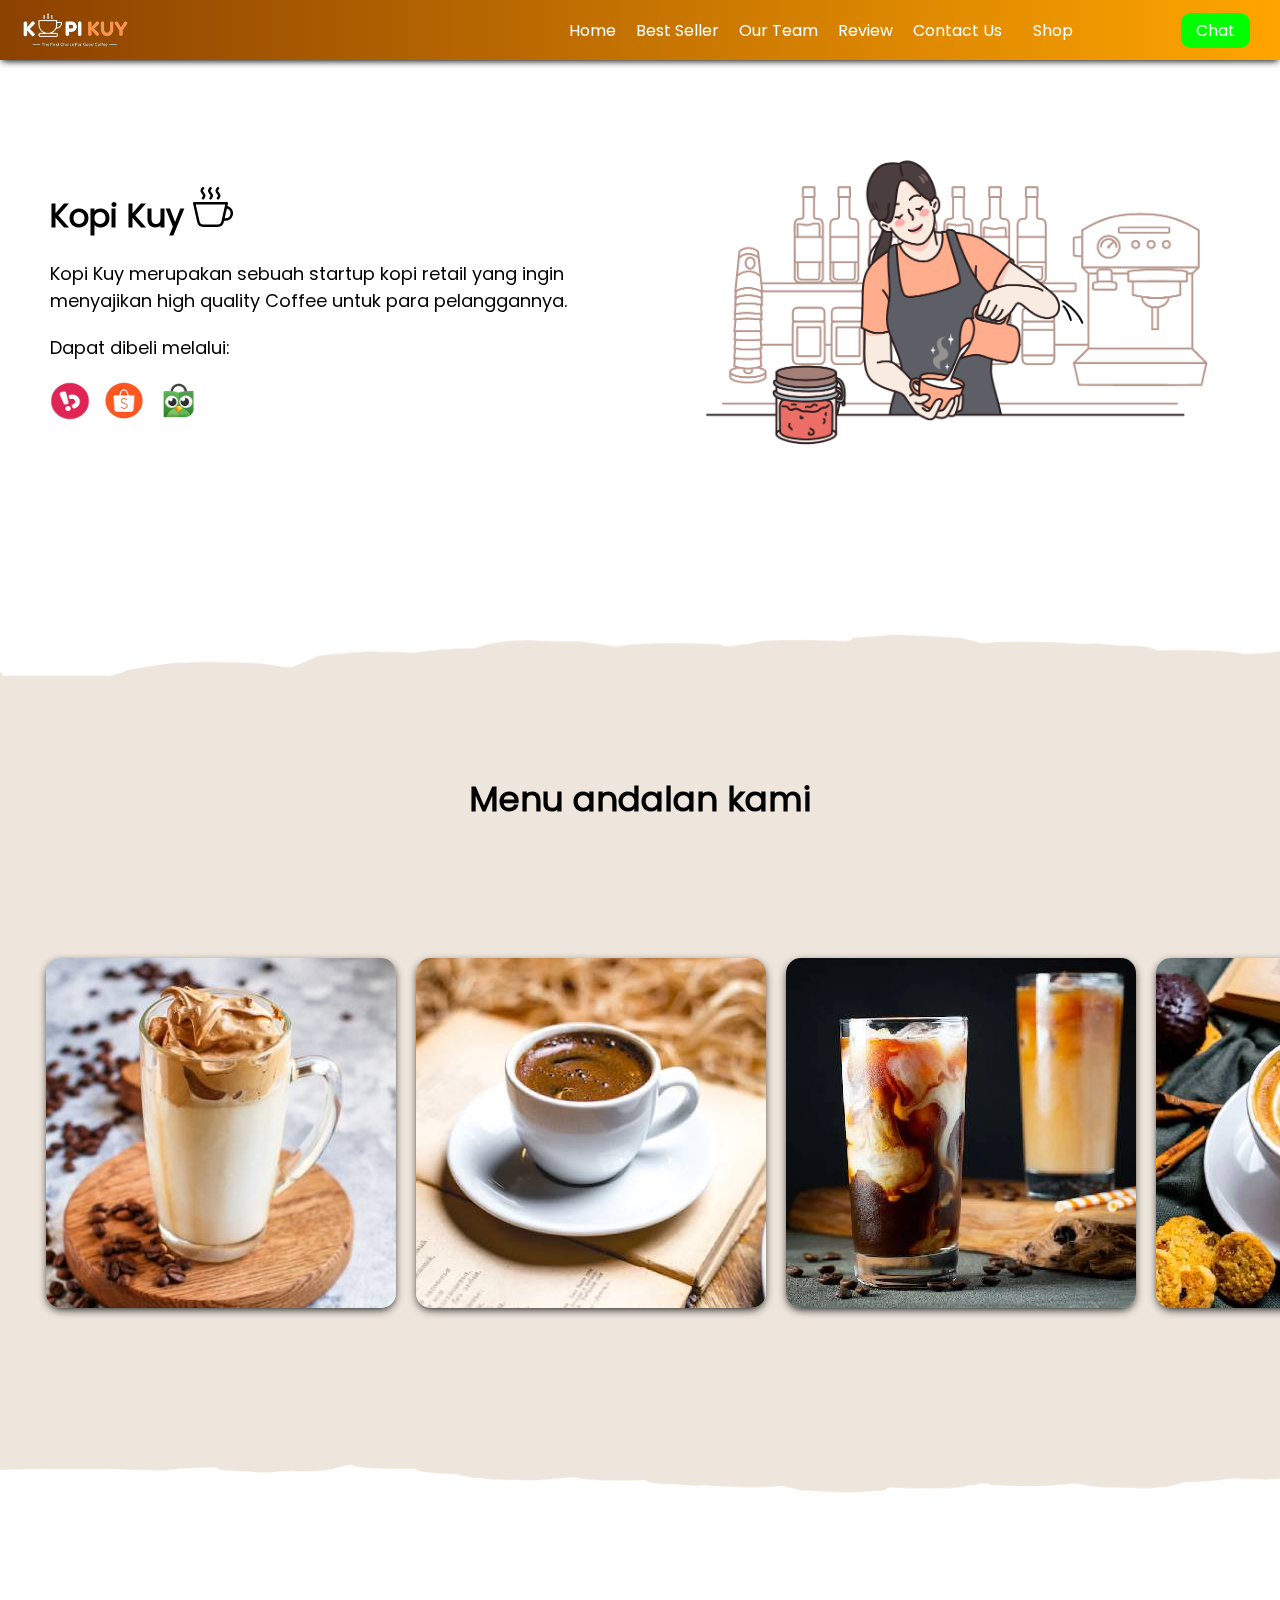
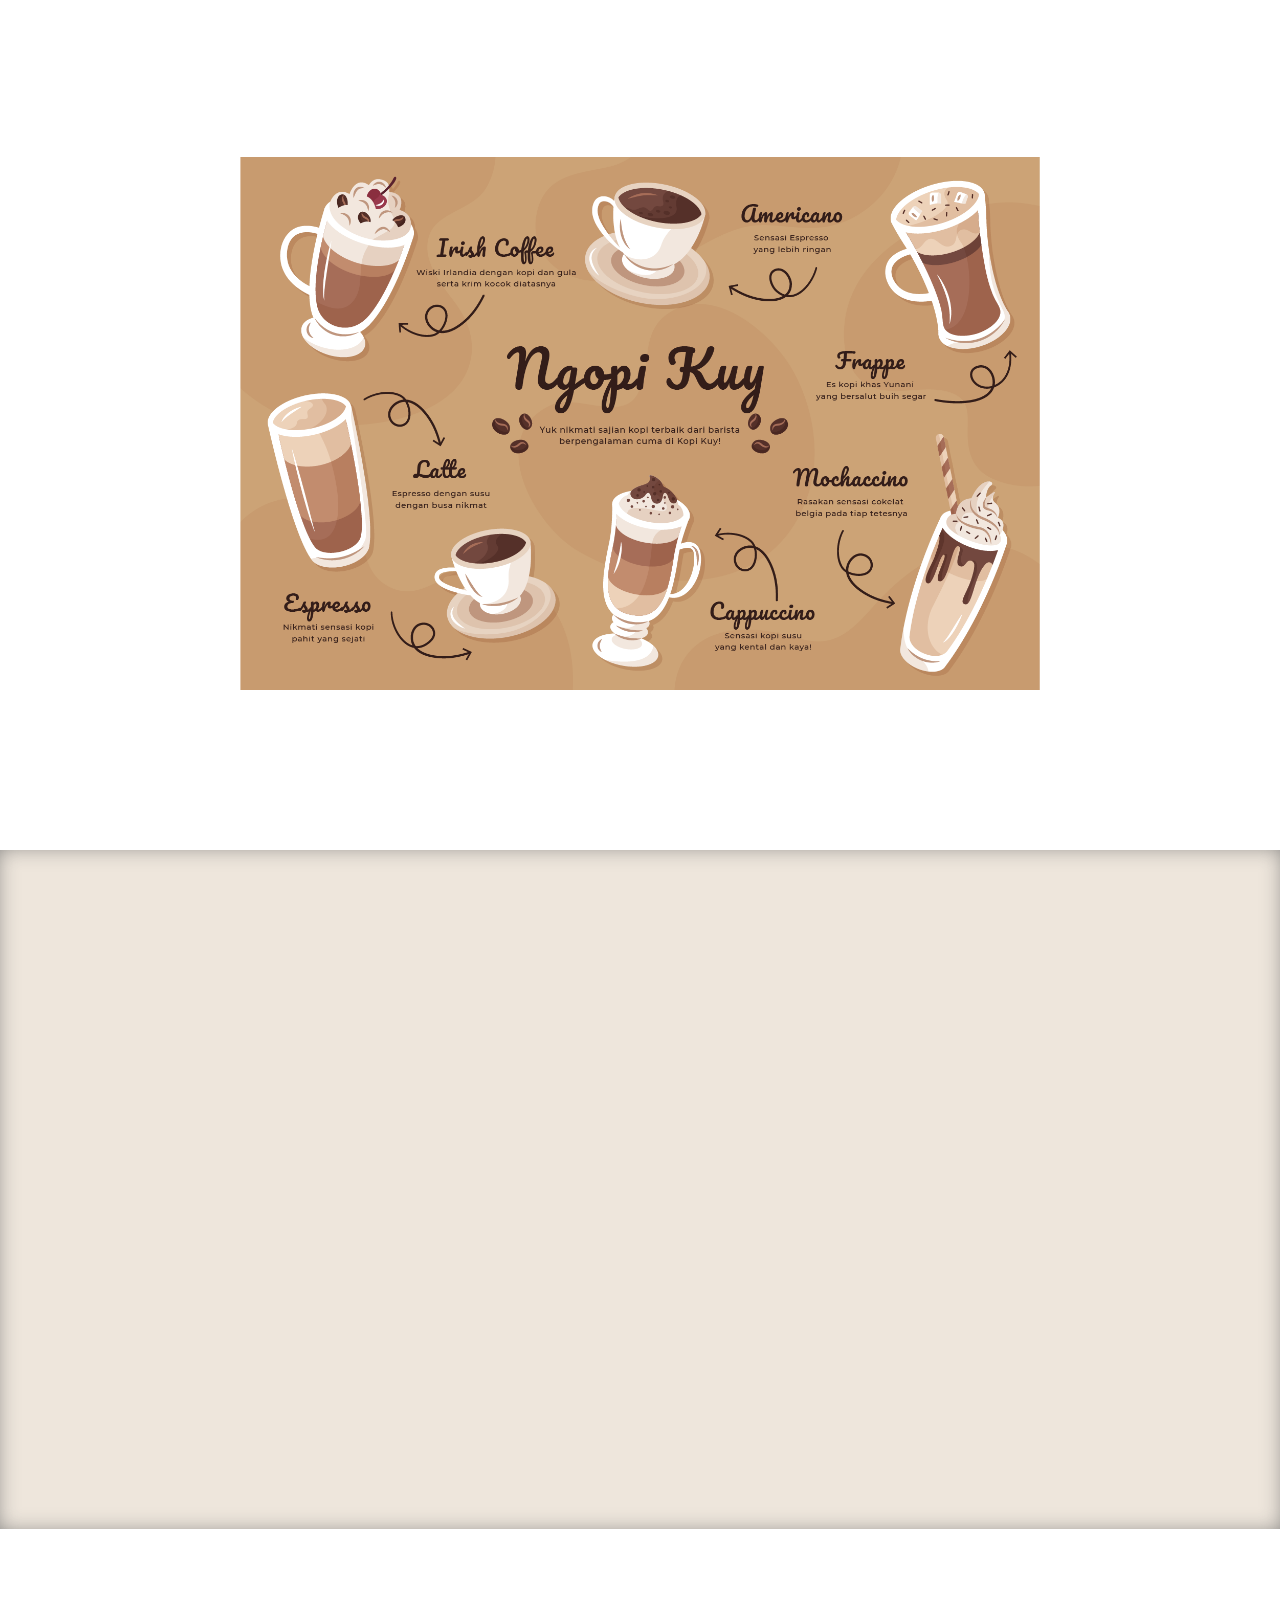
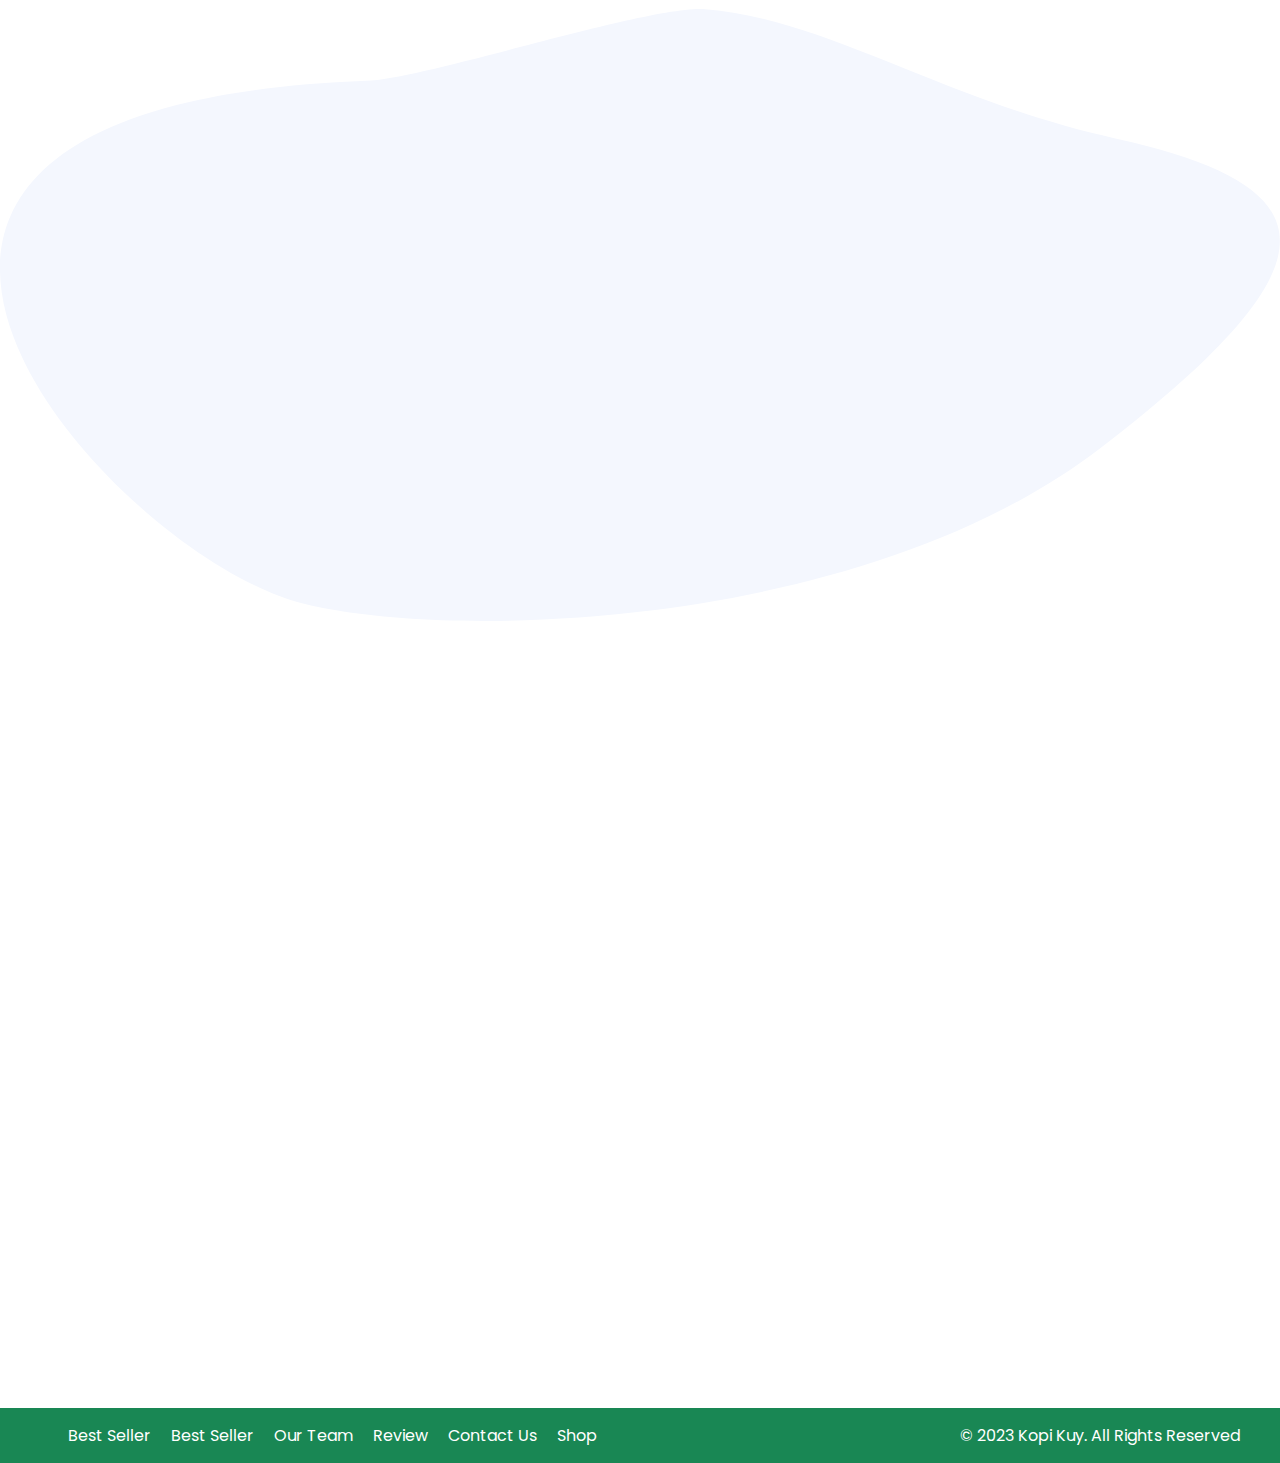
<file: index.html>
<!DOCTYPE html>
<html lang="id">
  <head>
    <meta charset="UTF-8" />
    <meta http-equiv="X-UA-Compatible" content="IE=edge" />
    <meta name="viewport" content="width=device-width, initial-scale=1.0" />
    <link rel="shortcut icon" href="images/favicon.ico" type="image/x-icon" />
    <title>Website Kopi Kuy</title>
    <link rel="stylesheet" href="css/style.css" />
    <link rel="stylesheet" href="https://unpkg.com/aos@next/dist/aos.css" />
  </head>

  <body>
    <nav>
      <img class="logo" src="images/logo/logo_kuy.png" />
      <div class="navigasi">
        <a href="#hero">Home</a>
        <a href="#best-seller">Best Seller</a>
        <a href="#our-team">Our Team</a>
        <a href="#review">Review</a>
        <a href="#contact-us">Contact Us</a>
      </div>
      <a class="shop" href="produk.html">Shop</a>
      <a
        class="chat"
        href="https://wa.me/628123456?text=Saya ingin bertanya"
        target="_blank"
        >Chat</a
      >
    </nav>

    <!-- Pop up-->


    <!-- Tulis Kode HTML / <header> Setelah baris di bawah ini (baris 28) -->

    <header class="hero" id="hero">
      <div class="kiri">
        <h1 data-aos="fade-up">Kopi Kuy <img src="/images/icon/icon_kopi.svg" alt="" /></h1>
        <p data-aos="fade-up">
          Kopi Kuy merupakan sebuah startup kopi retail yang ingin menyajikan
          high quality Coffee untuk para pelanggannya.
        </p>
        <p data-aos="fade-up">Dapat dibeli melalui:</p>
        <div class="olshop" data-aos="fade-up">
          <img src="images/logo/logo_bukalapak.png" alt="" />
          <img src="images/logo/logo_shopee.png" alt="" />
          <img src="images/logo/logo_tokopedia.png" alt="" />
        </div>
      </div>
      <div class="kanan">
        <img src="images/header/header1.png" alt="" />
      </div>
    </header>



    <section class="best-seller" id="best-seller">
        <h2 data-aos="fade-up">Menu andalan kami</h2>
        <p data-aos="fade-up">Nikmati menu andalan yang menjadi favorit customer Kami</p>
      </div>
      <div class="produk">
        <img src="images/produk/product_capuchino.jpg" alt="" />
        <img src="images/produk/product_espresso.jpg" alt="" />
        <img src="images/produk/product_kopi_susu.jpg" alt="" />
        <img src="images/produk/product_latte.jpg" alt="" />
      </div>
    </section>
    <section class="about-us" id="about-us" >
      <h1 data-aos="fade-up">Gak Ngopi Gak Kuy!</h1>
      <p data-aos="fade-up">
        Didirikan pada 2017, Kopi Kuy merupakan sebuah startup kopi retail yang
        ingin menyajikan kopi dengan kualitas tinggi untuk para pelanggannya.
        Nama Kuy yang diambil dari "yuk" yang merupakan harapan kami untuk
        mengajak semua yang terlibat dalam bisnis kami untuk bersama-sama
        menikmati sajian kopi yang berkualitas.
      </p>
      <img src="images/about-us/aset_kopi_jumbo.png" alt="" />
    </section>
    <section class="our-team" id="our-team">
      <h2 data-aos="fade-up">Our Team</h2>
      <p data-aos="fade-up">
        Kami berinvestasi dalam rasa - mulai dari pemilihan biji, metode
        pemanggangan, hingga barista dengan sertifikat internasional.
      </p>
      <div class="team" data-aos="fade-up">
        <img src="images/team/team1.jpg" />
        <h3>Riki Steven</h3>
        <p>Founder Kopi Kuy</p>
      </div>
      <div class="team" data-aos="fade-up">
        <img src="images/team/team2.jpg" />
        <h3>Andi Asraf</h3>
        <p>Head of Marketing</p>
      </div>
      <div class="team" data-aos="fade-up">
        <img src="images/team/team3.jpg" />
        <h3>Angelina Felly</h3>
        <p>Barista</p>
      </div>
      <div class="team" data-aos="fade-up">
        <img src="images/team/team4.jpg" />
        <h3>Sarah Chou</h3>
        <p>Barista</p>
      </div>
    </section>

    <section class="review" id="review">
      <h2 data-aos="fade-up">Apa Kata Mereka?</h2>

      <p data-aos="fade-up">
        Kami berikan fakta dan data, karena kepuasan konsumen selalu nomor 1
        untuk kami.
      </p>

      <div class="testimoni" data-aos="fade-up">
        <img src="images/customer/customer1.jpg" />
        <div class="profile">
          <h3>Benny Oktavian</h3>
          <p>Mahasiswa</p>
        </div>
        <p>
          "Perdana kesini langsung merasa cocok dari segi tempat dan rasa.
          Baristanya ramah dan pelayanannya maksimal, tidak sungkan bertanya
          keinginan pengunjung."
        </p>
      </div>

      <div class="testimoni" data-aos="fade-up">
        <img src="images/customer/customer2.jpg" />
        <div class="profile">
          <h3>Rena Oktaviana</h3>
          <p>Karyawan Swasta</p>
        </div>
        <p>
          "Asik buat santai sm tmn2, tempatnya nyaman dan yg bikin seru banyak
          game2nya yg bs dimainkan bareng tmn2 atau saudara, menunya enak2,
          pokoknya recomend banget deh tempatnya wajib coba guys!!! Pelayanannya
          ramah banget 🤗."
        </p>
      </div>

      <div class="testimoni" data-aos="fade-up">
        <img src="images/customer/customer3.jpg" />
        <div class="profile">
          <h3>Bagas Renaldo</h3>
          <p>Dosen</p>
        </div>
        <p>
          "Tempat nya nyaman sekali pasti kalo kalian dateng betah ... selain
          tempat yang nyaman lalu pelayanan nya good banget... dan kalian yang
          datang ke kopi kuy jangan lewatkan permainan yang disediakan oleh kopi
          kuy , banyak banget game nya!"
        </p>
      </div>
    </section>

    <section class="contact-us" id="contact-us">
      <iframe
        src="https://www.google.com/maps/embed?pb=!1m14!1m8!1m3!1d7932.741866032694!2d106.668581!3d-6.214715!3m2!1i1024!2i768!4f13.1!3m3!1m2!1s0x2e69f9912c7f297b%3A0xe5a3a671dae861ab!2sKopi%20kuy!5e0!3m2!1sid!2sid!4v1680617229460!5m2!1sid!2sid"
        allowfullscreen=""
        loading="lazy"
        referrerpolicy="no-referrer-when-downgrade"
      ></iframe>
      <div class="kontak" data-aos="fade-up">
        <img src="images/icon/icon_phone.png" alt="" />
        <p>Telp: +62 (812) 9046 5034</p>
      </div>
      <div class="kontak" data-aos="fade-up">
        <img src="images/icon/icon_mail.png" alt="" />
        <p>Email: hello@kopikuy.com</p>
      </div>
      <div class="kontak" data-aos="fade-up">
        <img src="images/icon/icon_instagram.png" alt="" />
        <p>Instagram: @kopi.kuy</p>
      </div>
    </section>

    <footer>
      <div class="navigasi">
        <a href="#header">Best Seller</a>
        <a href="#best-seller">Best Seller</a>
        <a href="#our-team">Our Team</a>
        <a href="#review">Review</a>
        <a href="#contact-us">Contact Us</a>
        <a href="produk.html">Shop</a>
      </div>
      <p>© 2023 Kopi Kuy. All Rights Reserved</p>
    </footer>

    <!--
        Kode HTML tidak boleh lewat dari batas ini
        Pastikan setiap section di tutup
        misalnya kode <section class="best-seller"> harus ada
        di bawah kode </header> (perhatikan ada garis miringnya
        dan setiap section harus setelah kode </section>
        jangan menulis <section> di dalam <section>
    -->
    <script src="https://unpkg.com/aos@next/dist/aos.js"></script>
    <script>
      AOS.init();
    </script>
    <script> // JavaScript
      var popup = document.getElementById("customerServicePopup");
      var span = document.getElementsByClassName("close")[0];
      
      span.onclick = function() {
        popup.style.display = "none";
      }
      
      window.onclick = function(event) {
        if (event.target == popup) {
          popup.style.display = "none";
        }
      }
      </script>
  </body>
</html>
</file>
<file: css/style.css>
/* Kode * di bawah ini untuk mereset tampilan setiap web browser supaya seragam */

* {
  box-sizing: border-box;
  margin: 0;
  padding: 0;
}

html {
  /* scroll-behavior: smooth agar scroll ketika klik pada navigasi menjadi halus */
  scroll-behavior: smooth;
}

/* 
Kode di bawah ini untuk mengatur nav sampai footer agar memiliki tampilan flexibel
selengkapnya akan di bahas di hari ke 3
*/

nav,
header,
section,
footer {
  /* 
      display: flex memiliki pengaturan yang dapat mengatur agar elemen
      di dalamnya memiliki ukuran yang fleksibel
      digunakan saat ada elemen yang isinya lebih dari satu kolom
   */
  display: flex;
  /* 
      align-items: center mengatur elemen di dalamnya rata tengah vertikal
   */
  align-items: center;

  /* 
      justify-content: center mengatur elemen di dalamnya rata tengah horizontal
   */
  justify-content: center;

  /* 
      flex-wrap: wrap mengatur agar jika lebar elemen berlebih, maka elemen
      akan otomatis diletakan di baris baru (tidak dipaksakan di satu baris)
   */
  flex-wrap: wrap;
}

/* 
Kode @font-face untuk menginstall font ke dalam Website 
src adalah untuk lokasi fontnya, font dapat di cari di website https://fonts.google.com/
dengan memberi nama family, maka kita mendaftarkan font tersebut ke dalam website
*/

@font-face {
  src: url(../fonts/poppins.woff2);
  font-family: "Poppins";
}

body {
  /* 
   mendaftarkan semua teks pada body menjadi family Poppins 
   kenapa pada body? karena elemen body membungkus semua elemen dari nav section sampai footer
   */
  font-family: "Poppins";
}

/*
Misalnya ada font dari google yang bernama Irish Grover yang berada di:
https://fonts.gstatic.com/s/irishgrover/v23/buExpoi6YtLz2QW7LA4flVgv__RP.woff2

maka bisa coba copy kode berikut untuk menginstall font tadi:

@font-face {
  font-family: 'Irish Grover';
  font-style: normal;
  font-weight: 400;
  src: url(https://fonts.gstatic.com/s/irishgrover/v23/buExpoi6YtLz2QW7LA4flVgv__RP.woff2) format('woff2');
}

Jika kode di atas sudah di copy
Nanti pada element yang ingin menggunakan font Irish Grover Tadi, tinggal diganti font-familynya
misal mau mengganti h1 dan h2 maka kodenya sebagai berikut:

h1,h2 {
   font-family: 'Irish Grover';
}

*/

a {
  /* menghilangkan garis bawah pada link */
  text-decoration: none;

  /* 
   color: adalah untuk mengganti warna tulisan.
   color:unset digunakan pada a untuk menghilangkan warna bawaan pada link (biasanya warna biru) 
   */
  color: unset;
}

h2 {
  /* mengatur ukuran huruf ke 34 pixel */
  font-size: 34px;
}

h3 {
  /* mengatur ukuran huruf ke 1.2rem */
  font-size: 1.2rem;
}

h1,
h2,
h3 {
  /* mengatur tebal huruf bisa bold, normal*/
  font-weight: bold;
}

img {
  /* 
      kode max-width artinya lebar maksimal
      mengatur agar semua elemen img memiliki lebar maksimal 100% agar
      besar gambar tidak melebihi layar ataupun elemen pembungkus
   */
  max-width: 100%;
}

/* Navigasi */

nav {
  /* 
   background-color mengatur warna latar belakang 
   untuk pengguna hp, pergantian warna tidak bisa seperti vs code
   hanya dapat menggunakan warna bahasa inggris seperti: red, green, brown, purple dsb
   untuk pengguna vscode silahkan arahkan mouse ke kotak warna di bawah
   untuk mengganti warna sesuai keinginan
   */
  background: linear-gradient(to right, rgb(139, 65, 1), orange);

  /* box-shadow membuat efek bayangan */
  box-shadow: 0 3px 7px -2px #000;

  /* width mengatur lebar elemen. 100% agar lebarnya full dari kiri sampai kanan layar */
  width: 100%;

  /* 
   padding digunakan untuk memberi jarak ke dalam. 
   efeknya bila digunakan pada elemen yang memiliki warna latar akan membuat elemen tersebut 'gemuk'
   padding-top artinya jarak ke atas, nilai padding dapat berupa
   padding-top, padding-bottom, padding-left, padding-right
   */
  padding-top: 10px;
  padding-bottom: 10px;

  /* 
   position mengatur posisi elemen, position:fixed supaya elemen nav akan ikut menempel di atas layar
   saat kita scroll ke bawah. Jika ingin navigasi gak nempel, bisa menggunakan position:static;
   */
  position: fixed;

  /* Nilai z-index semakin besar, maka elemen akan semakin di depan */
  z-index: 500;
}

img.logo {
  /* height mengatur tinggi elemen */
  height: 40px;
  /* penjelasan margin mirip dengan padding, fungsinya untuk memberi jarak pada elemen */
  margin-left: 20px;
}

div.navigasi {
  margin-left: auto;
  margin-right: 15px;
}

nav a {
  color: #fff;
  padding-left: 8px;
  padding-right: 8px;
  transition: 300ms;
}
nav a:hover {
  color: hsl(30, 100%, 16%);
}
a.shop {
  margin-right: 100px;
}

a.chat {
  margin-right: 30px;
  background-color: rgb(0, 255, 0);
  color: #fff;
  padding-top: 5px;
  padding-right: 15px;
  padding-bottom: 5px;
  padding-left: 15px;
  border-radius: 10px;
  transition: 300ms;
}
a.chat.img {
  size: 1rem;
}
a.chat:hover {
  color: rgb(26, 255, 0);
  background-color: #fff;
}
/* 
   PERHATIKAN bahwa dalam mengatur elemen, nama elemen langsung ditulis
   sedangkan untuk mengatur class, dibutuhkan tanda titik (.) terlebih dulu
   img {} berarti seluruh elemen dengan tag img (<img src="....">), 
   sedangkan .img artinya hanya elemen dengan class img (<img class="img" src="...">) 
*/
/* pop up */
/* CSS */
.customer-service-popup {
  display: none;
  position: fixed;
  z-index: 1;
  left: 0;
  top: 0;
  width: 100%;
  height: 100%;
  overflow: auto;
  background-color: rgba(0, 0, 0, 0.4);
}

.popup-content {
  background-color: #fefefe;
  margin: 15% auto;
  padding: 20px;
  border: 1px solid #888;
  width: 80%;
}

.close {
  color: #aaa;
  float: right;
  font-size: 28px;
  font-weight: bold;
}

.close:hover,
.close:focus {
  color: black;
  text-decoration: none;
  cursor: pointer;
}

/* HEADER */

header,
section {
  /*
    padding mengatur jarak ke dalam
    pada padding dan margin ditambahkan top / right / bottom / top 
    untuk mengatur jarak masing-masing 
   */
  padding-top: 80px;
  padding-bottom: 80px;

  /* margin mengatur jarak ke luar */
  margin-bottom: 80px;
}

/* penulisan CSS dapat digabung dengan beberapa elemen */
header div.kiri,
header div.kanan {
  /* width mengatur lebar elemen. 50% artinya setengah ukuran elemen pembungkus */
  width: 50%;
  padding: 50px;
}

header h1 {
  margin-bottom: 20px;
}

header p {
  /* font-size digunakan untuk mengatur ukuran huruf */
  font-size: 18px;
  margin-bottom: 20px;
}

div.olshop img {
  width: 40px;
  /* aspect-ratio:1 agar tinggi menyesuaikan width */
  aspect-ratio: 1;
  margin-right: 10px;
}

/* Best Seller */

section.best-seller {
  position: relative;

  /* background-color mengatur warna latar belakang elemen */
  background-color: #eee6dc;

  /* text-align mengatur rata tulisan, bisa bernilai: left, right, center, justify */
  text-align: center;
}

/* 
terkait position, after, dan before memerlukan pemahaman mendalam
terkait layout pada CSS untuk dapat memahami secara penuh 
*/

section.best-seller::before,
section.best-seller::after {
  position: absolute;
  content: "";
  width: 100%;
  height: 76px;

  /* background-image untuk menambahkan gambar sebagai background */
  background-image: url(../images/background/garis-atas.png);

  /*background-size agar gambar latar menyesuaikan tinggi / lebar elemen */
  background-size: cover;

  top: -60px;
  left: 0;
}

section.best-seller::after {
  height: 60px;
  background-image: url(../images/background/garis-bawah.png);
  top: unset;
  bottom: -60px;
}

section.best-seller h2 {
  margin-bottom: 20px;
  width: 100%;
}

/* 
Penulisan section.best-seller > p berarti mengatur elemen p yang langsung
di bungkus oleh elemen <section class="best-seller">
aturan ini tidak berlaku untuk elemen <p> yang ada di dalam <div class="produk">
*/

section.best-seller > p {
  font-size: 18px;
  margin-bottom: 40px;
  width: 100%;
}

div.produk {
  /* 
      Penulisan padding dan margin seperti padding:20px ini penulisan singkat 
      yang berarti top, right, bottom, left nilainya sama, yaitu 20px 
   */
  margin: 20px;
  padding: 1rem;
  display: flex;
}

div.produk img {
  margin: 10px;
  /* transition membuat animasi transisi dari perubahan style, 0.3s berarti 0.3 detik */
  transition: all 0.3s ease;

  /* border-radius  Membuat sudut membulat */
  border-radius: 15px;

  /* box-shadow membuat efek bayangan */
  box-shadow: 0 3px 10px -2px #000;
}

/*

kode div.produk img:hover akan dijalankan saat mouse ada di atas elemen <img> yang ada
di dalam <div class="produk"> 
karena ada efek transition pada div.produk img 
maka akan menghasilkan efek animasi yang smooth

*/
div.produk img:hover {
  /* membuat transformasi, bisa berupa scale(1.05), rotate(180deg), translateY(-50px), dsb */
  transform: scale(0.9);
  border-radius: 50%;
}

div.produk p {
  margin-top: 15px;
  font-weight: bold;
}

/* About US */

section.about-us {
  /* max-width: 80%; mengatur lebar maksimal elemen tidak boleh melebihi 80% layar */
  max-width: 80%;

  /* margin-left dan margin-right auto akan membuat posisi elemen berada di tengah */
  margin-left: auto;
  margin-right: auto;
  text-align: center;
}

section.about-us h2 {
  margin-bottom: 30px;
  width: 100%;
}

section.about-us img {
  /* 
      Penulisan width: 800px dan max-width: 100% mengatur agar
      elemen memiliki lebar 800px namun tidak boleh melebihi 100% ukuran layar
   */
  width: 800px;
  max-width: 100%;
  margin: auto;
}

/*
section.about-us p:nth-child(2) berarti mengatur elemen ke 2 dengan jenis <p>
yang ada di dalam <section class="about-us">
*/

section.about-us p:nth-child(2) {
  margin-bottom: 40px;
}

section.about-us p:nth-child(4) {
  margin-top: 40px;
}

/* OUR TEAM */

section.our-team {
  background-color: #eee6dc;
  box-shadow: inset 0px 0px 23px -6px #707070;
  text-align: center;
}

section.our-team h2 {
  margin-bottom: 20px;
  width: 100%;
}

section.our-team > p {
  margin-bottom: 30px;
  font-size: 18px;
  width: 800px;
  max-width: 90%;
  margin-left: auto;
  margin-right: auto;
  width: 100%;
}

div.team {
  width: 25%;
  padding: 20px;
}

div.team img {
  width: 100%;
  aspect-ratio: 1/1;
  object-fit: cover;
  box-shadow: 0 3px 10px -2px #000;
  border-radius: 50px 0px 50px 0px;
  margin-bottom: 10px;
}

/* REVIEW */

section.review {
  background-image: url(../images/background/bg-review.svg);
  /* 
      background-size: contain;
      membuat gambar latar belakang tidak terpotong
   */
  background-size: contain;

  /* 
      background-repeat: no-repeat;
      membuat gambar latar belakang tidak diulang (duplikat)
   */
  background-repeat: no-repeat;
  padding-left: 40px;
  padding-right: 40px;
  justify-content: space-around;
  /* align-items: stretch; membuat tinggi elemen di dalam .review .baris seragam */
  text-align: center;
}

section.review h2 {
  margin-bottom: 20px;
  width: 100%;
}

section.review > p {
  margin-bottom: 40px;
  font-size: 18px;
  width: 100%;
}

div.testimoni {
  width: 30%;
  display: flex;
  flex-wrap: wrap;
  padding: 35px 50px;
  box-shadow: 0px 0px 12px -10px #000;
  background-color: #fff;
}

div.testimoni img {
  width: 60px;
  height: 60px;
  margin-right: 15px;
  object-fit: cover;
}

div.profile {
  text-align: left;
  display: block;
  margin-bottom: 30px;
  width: calc(100% - 75px);
}

div.profile p {
  width: 100%;
  text-align: left;
}

div.testimoni > p {
  width: 100%;
  text-align: left;
}

/* CONTACT US */
section.contact-us {
  margin-bottom: 20px;
}

section.contact-us iframe {
  width: 100%;
  height: 300px;
  border: 0;
}

div.kontak {
  width: 30%;
  /* color mengatur warna tulisan */
  color: green;
  text-align: center;
  margin-top: 50px;
}

/* FOOTER */

footer {
  background-color: #198754;
  padding-top: 15px;
  padding-bottom: 15px;
  color: #fff;
  padding-right: 40px;
  padding-left: 40px;
}

footer div.navigasi {
  margin-left: 20px;
  margin-right: auto;
}

footer div.navigasi a {
  padding: 8px;
}

/* UNTUK kode RESPONSIF hari ke 3 tulis DI BAWAH sini */

/* Kode CSS Selesai di sini */
</file>
